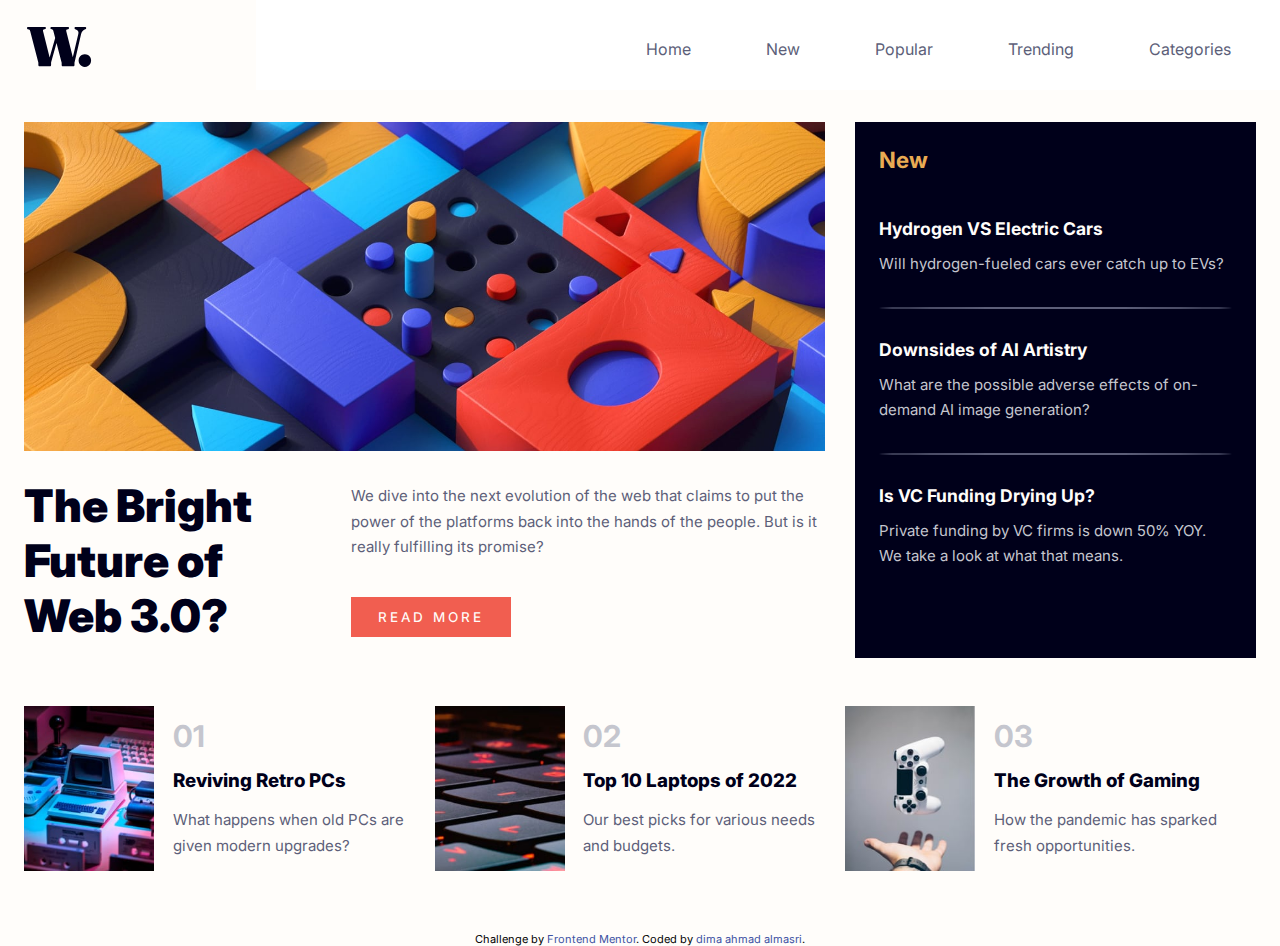
<file: docs/index.html>
<!DOCTYPE html>
<html lang="en">
  <head>
    <meta charset="UTF-8" />
    <meta name="viewport" content="width=device-width, initial-scale=1.0" />
    <!-- displays site properly based on user's device -->

    <link
      rel="icon"
      type="image/png"
      sizes="32x32"
      href="./images/favicon-32x32.png"
    />
    <link rel="stylesheet" href="style2.css" />
    <title>Frontend Mentor | News homepage</title>

    <!-- Feel free to remove these styles or customise in your own stylesheet 👍 -->
    <style>
      .attribution {
        font-size: 11px;
        text-align: center;
      }
      .attribution a {
        color: hsl(228, 45%, 44%);
      }
    </style>
  </head>
  <body>
    <header>
      <div>
        <img src="./assets/images/logo.svg" alt="" />
      </div>

      <div class="icon-menu" id="menu">
        <button id="menu-button">
           <img src="./assets/images/icon-menu.svg" alt="">
           </button>
        </div>
         <nav >
        <div class="menu-close">
          <button><img src="./assets/images/icon-menu-close.svg" alt=""></button>
        </div>
        <ul>
          <li><a href="#">Home</a></li>
          <li><a href="#">New</a></li>
          <li><a href="#">Popular</a></li>
          <li><a href="#">Trending</a></li>
          <li><a href="#">Categories</a></li>
        </ul>
      </nav>
    </header>

    <main>
      <!--middle-->
      <div class="middle">
        <!--left-side-->
        <div class="left-side">
          <picture>
            <img src="./assets/images/image-web-3-desktop.jpg" alt="">
          </picture>
          <article>
            <h1>The Bright Future of Web 3.0?</h1>

            <div>
              <p>
                We dive into the next evolution of the web that claims to put
                the power of the platforms back into the hands of the people.
                But is it really fulfilling its promise?
              </p>
              <button><a href="#"> READ MORE</a></button>
            </div>
          </article>
        </div>
        <!--right-side-->
        <div class="right-side">
          <h2>New</h2>

          <article class="first">
            <h3><a href="#">Hydrogen VS Electric Cars</a></h3>
            <p>Will hydrogen-fueled cars ever catch up to EVs?</p>
          </article>
          <hr />
          <article class="second">
            <h3><a href="#">Downsides of AI Artistry</a></h3>
            <p>
              What are the possible adverse effects of on-demand AI image
              generation?
            </p>
          </article>
          <hr />
          <article class="third">
            <h3><a href="#">Is VC Funding Drying Up?</a></h3>
            <p>
              Private funding by VC firms is down 50% YOY. We take a look at
              what that means.
            </p>
          </article>
        </div>
      </div>
      <!--bottom-->
      <div class="bottom">
        <article>
          <img src="./assets/images/image-retro-pcs.jpg" alt="" />
          <div>
            <span>01</span>
            <h4><a href="#">Reviving Retro PCs</a></h4>
            <p>What happens when old PCs are given modern upgrades?</p>
          </div>
        </article>
        <article>
          <img src="./assets/images/image-top-laptops.jpg" alt="" />
          <div>
            <span>02</span>
            <h4><a href="#">Top 10 Laptops of 2022</a></h4>
            <p>Our best picks for various needs and budgets.</p>
          </div>
        </article>
        <article>
          <img src="./assets/images/image-gaming-growth.jpg" alt="" />
          <div>
            <span>03</span>
            <h4><a href="#">The Growth of Gaming</a></h4>
            <p>How the pandemic has sparked fresh opportunities.</p>
          </div>
        </article>
      </div>
    </main>
    <div class="attribution">
      Challenge by
      <a href="https://www.frontendmentor.io?ref=challenge" target="_blank"
        >Frontend Mentor</a
      >. Coded by <a href="#">dima ahmad almasri</a>.
    </div>
  </body>
</html>
</file>
<file: docs/style2.css>
@import url("https://fonts.googleapis.com/css2?family=Inter:wght@400;700;800&display=swap");

:root {
  --Soft-orange: hsl(35, 77%, 62%);
  --Soft-red: hsl(5, 85%, 63%);
  --Off-white: hsl(36, 100%, 99%);
  --Grayish-blue: hsl(233, 8%, 79%);
  --Dark-grayish-blue: hsl(236, 13%, 42%);
  --Very-dark-blue: hsl(240, 100%, 5%);
}

* {
  box-sizing: border-box;
  padding: 0;
  margin: 0;
  font-family: "Inter", sans-serif;
}
html {
  font-size: 15px;
}
body {
  position: relative;
  max-width: 1100px;
  margin: auto;
  background-color: var(--Off-white);
}
img {
  max-width: 100%;
  width: 100%;
}
ul {
  list-style: none;
}
p {
  line-height: 1.7;
  color: var(--Dark-grayish-blue);
}
a {
  text-decoration: none;
}
header {
  display: flex;
  align-items: center;
  justify-content: space-between;
  padding: 1.8rem;
}

header nav .menu-close {
  background: transparent;
  border: none;
  outline: none;
  position: absolute;
  right: 1.25rem;
  top: 1.25rem;
  z-index: 99999;
  cursor: pointer;
}

header nav {
  position: absolute;
  right: 0;
  top: 0;
  bottom: 0;
  width: 80vw;
  background-color: white;
  padding: 1.25rem;
  opacity: 1;
  z-index: 9999999999999;
}
header nav .menu-close button {
  background-color: transparent;
  border: none;
}

header nav ul {
  position: absolute;
  top: 10%;
 
}
header nav ul li {
  margin: 1.5rem 0;
  font-size: 16px;
  cursor: pointer;
}

header nav ul li:hover {
  color:var(--Soft-red);
}
header .icon-menu button {
  background: transparent;
  outline: none;
  border: none;
  cursor: pointer;
}
header nav {
  display: none;}
header .icon-menu:active ~ nav {
  display: block;
  box-shadow: -10rem -12px 12px rgba(0, 0, 0, 0.5);
} 

header nav a:hover {
  color: var(--Soft-red);
}
.middle {
  padding: 1.6rem;
}
.middle h1 {
  font-size: 2rem;
  color: var(--Very-dark-blue);
  margin: 1rem 0;
}
.middle div:first-child p {
  margin-bottom: 1rem;
}
.middle div:first-child button {
  background-color: var(--Soft-red);
  border: none;
  padding: 0.8rem 2em;
  font-size: 0.9rem;
  letter-spacing: 0.2rem;
  font-weight: 450;
}
.middle div:first-child button a {
  color: var(--Off-white);
}
.middle div:first-child button:hover {
  background-color: var(--Very-dark-blue);
}
.left-side h1 {
  font-size: 3rem;
  font-weight: 900;
}
.right-side {
  background-color: var(--Very-dark-blue);
  margin-top: 3rem;
  padding: 1.6rem 1.6rem 0;
}
.right-side h2 {
  color: var(--Soft-orange);
  margin-bottom: 1rem;
}
.right-side h3 {
  margin-bottom: 0.8rem;
}
.right-side h3 a {
  color: var(--Off-white);
}
.right-side h3 a:hover {
  color: var(--Soft-orange);
}
.right-side p {
  color: var(--Grayish-blue);
}
hr {
  background-color: var(--Dark-grayish-blue);
  border: 1px solid var(--Dark-grayish-blue);
  border-radius: 100%;
}
.right-side article {
  padding: 2rem 0;
}
.bottom {
  padding: 1.6rem;
}
.bottom article {
  display: flex;
  align-items: center;
  gap: 1.25rem;
  margin-bottom: 2.5rem;
}
.bottom article img {
  width: 130px;
}
.bottom span {
  color: var(--Grayish-blue);
  font-size: 2rem;
  font-weight: bold;
}
.bottom h4 a {
  color: var(--Very-dark-blue);
}
.bottom h4 {
  font-size: 1.25rem;
  font-weight: 800;
  margin: 1rem 0;
}
.bottom h4 a:hover {
  color: var(--Soft-red);
}


@media (min-width: 800px) {
  body {
    max-width: 100vw;
  }

  header  {
    display: flex;
   width: 100vw;
  }
 header nav {
  display: inline-block;
    opacity: 1;
    z-index: auto;
    height: 10vh;
    
  }
  header nav .menu-close {
    display: none;
  }

  header nav ul {
    
    position: relative;
    top: 0;
    display: flex;
    align-items: center;
    justify-content: flex-end;
    gap: 5rem;
    margin-right: 2rem;
    transform: translateY(100%);
  }
 
  header nav ul li {
    margin: 0;
    
 }
header nav ul li a {
  color: var(--Dark-grayish-blue);
}
  header .icon-menu button {
    display: none;
  }
  .middle {
    display: grid;
    grid-template-columns: 1fr 0.5fr;
    gap: 2rem;
  }
  .right-side {
    margin-top: 0;
  }
 
  .left-side article {
    display: flex;
    justify-content: space-between;
    align-items: center;
    column-gap: 3.5rem;
    margin-top: 0.5rem;
  }
  .left-side div {
    display: flex;
    flex-direction: column;
    row-gap: 1.5rem;
  }
  .left-side div button {
    align-self: flex-start;
  }
  .bottom {
    display: grid;
    grid-template-columns: repeat(3, 1fr);
  }

 
}
</file>
